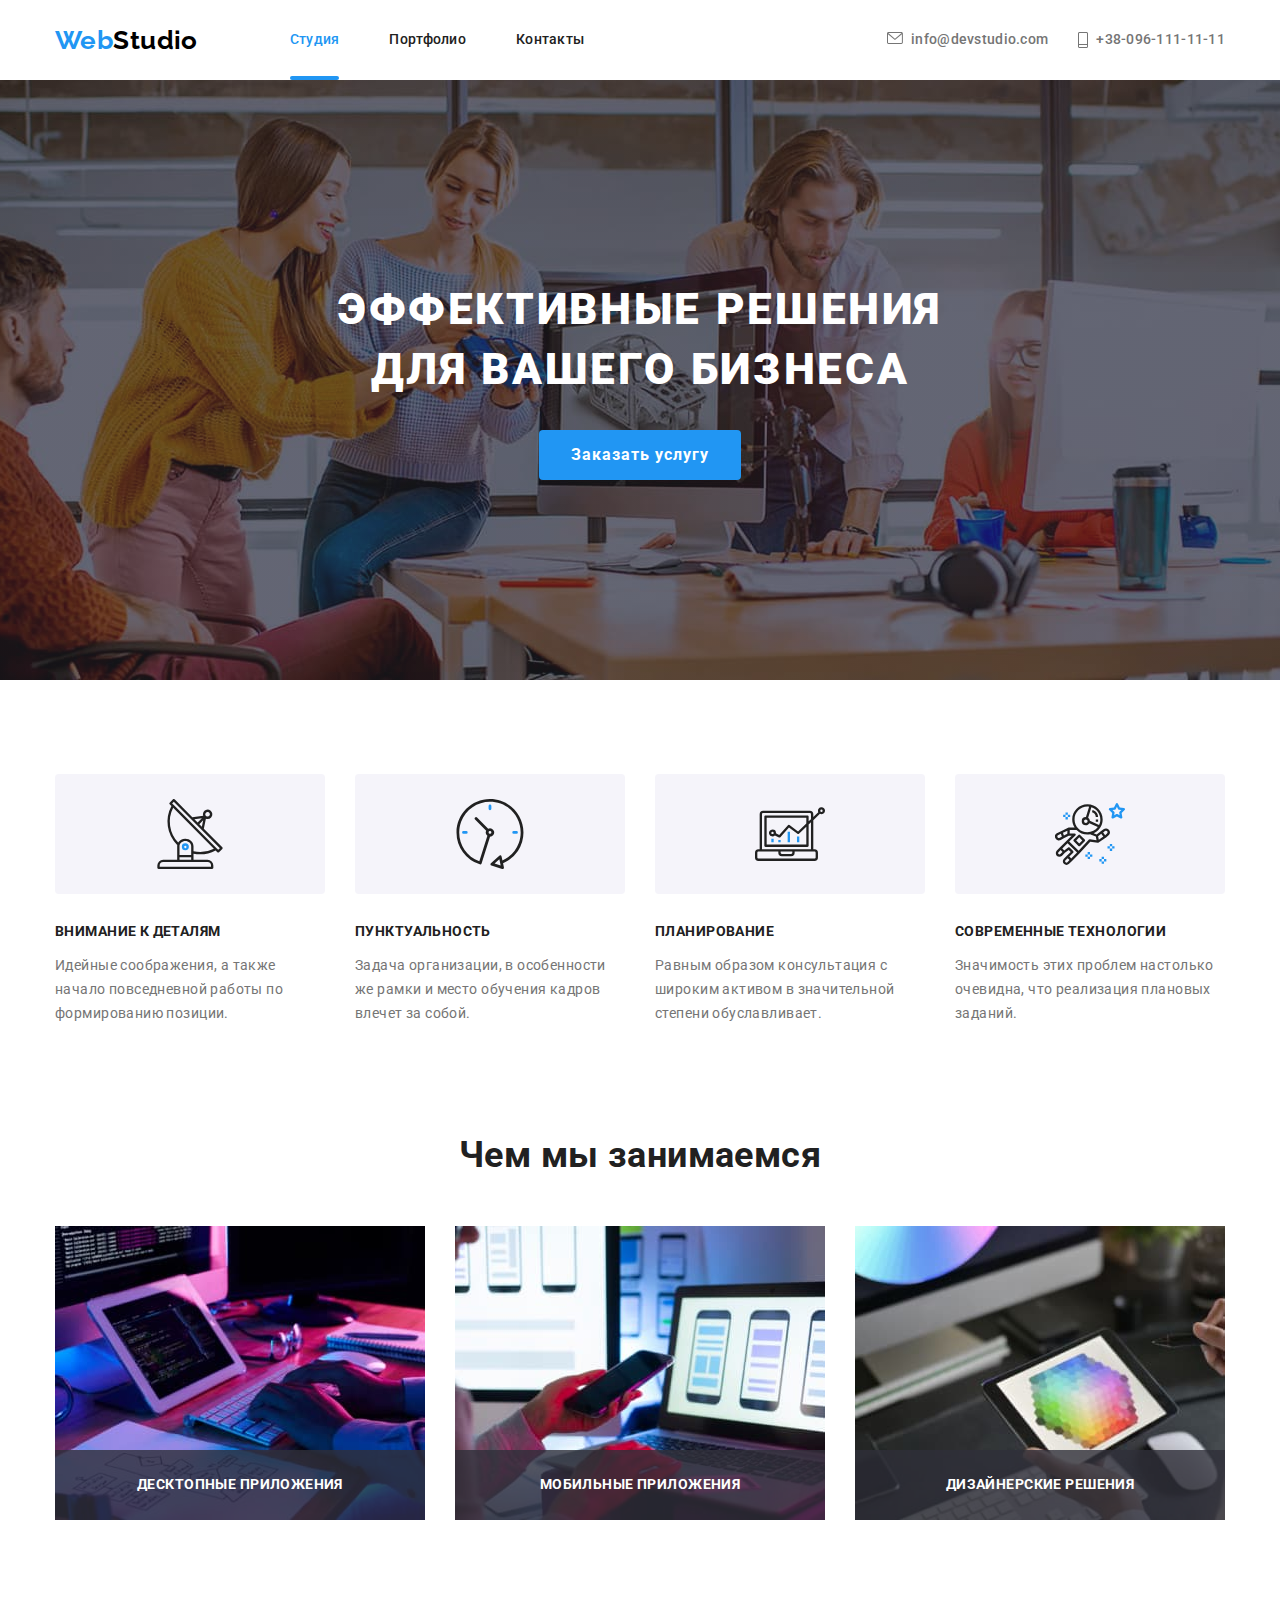
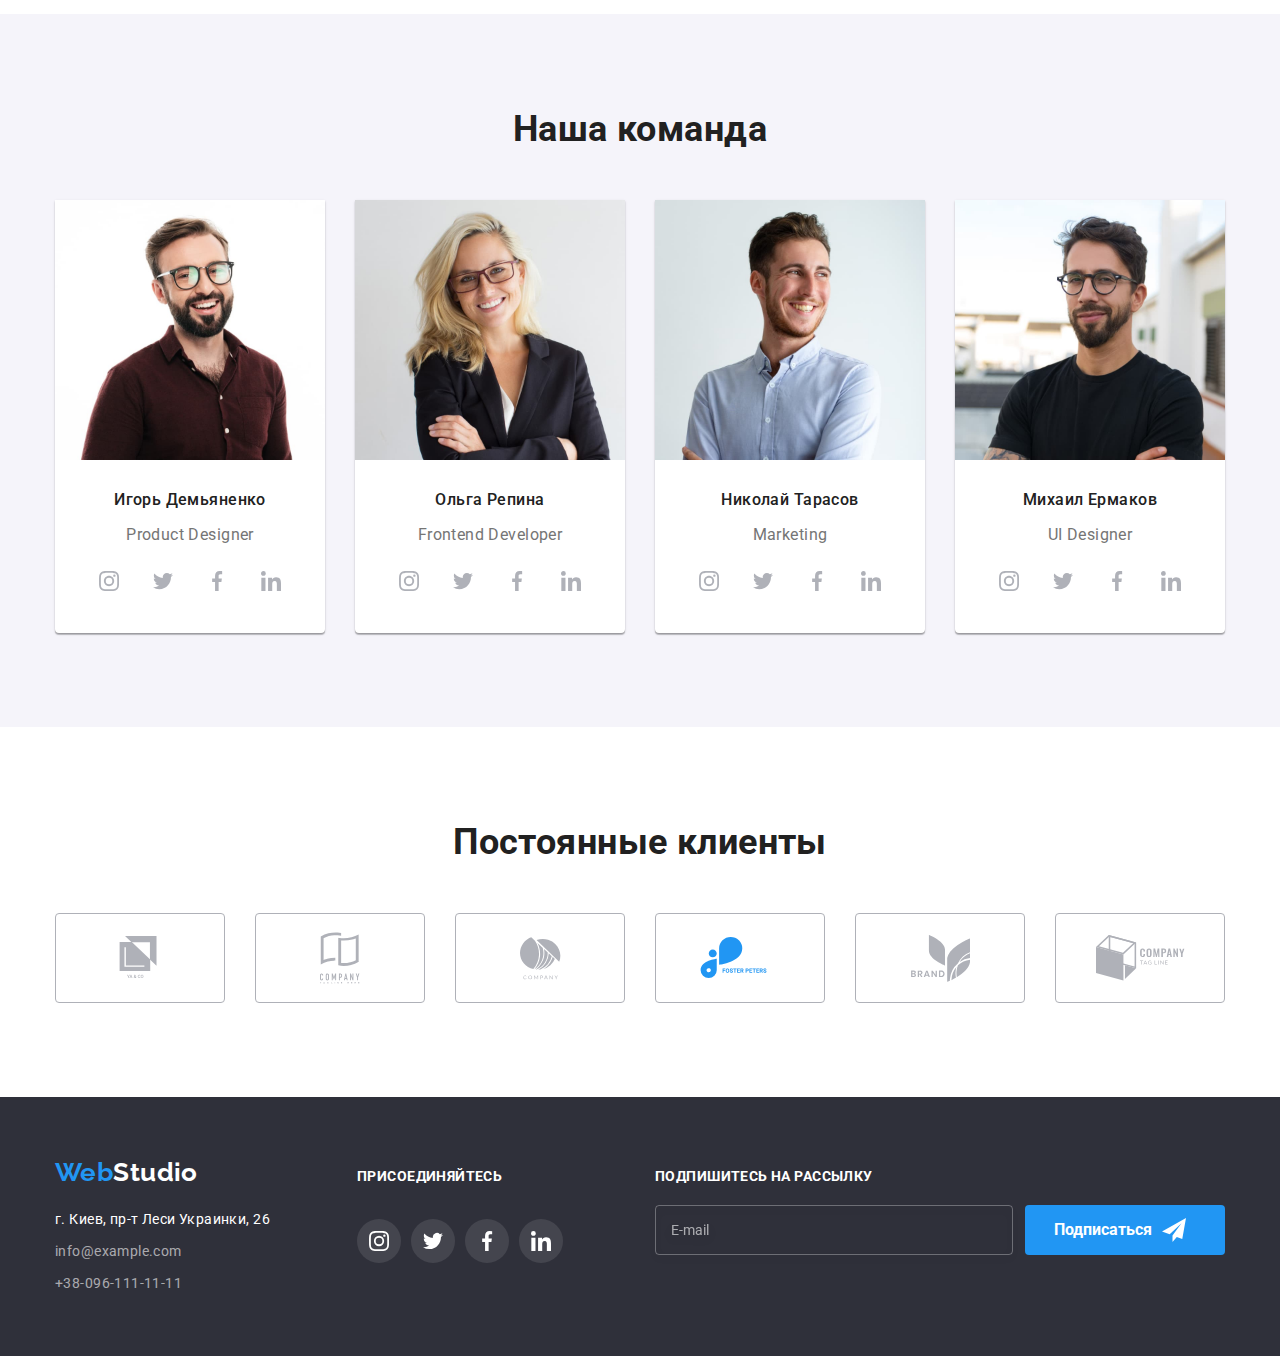
<file: index.html>
<!DOCTYPE html>
<html lang="ru">
<head>
    <meta charset="UTF-8">
    <meta name="viewport" content="width=device-width, initial-scale=1.0" /> 
    <link rel="preconnect" href="https://fonts.gstatic.com" />
    <link
      href="https://fonts.googleapis.com/css2?family=Oleo+Script&family=Raleway:wght@700&family=Roboto:wght@400;500;700;900&display=swap"
      rel="stylesheet"
    />
    <link rel="stylesheet" href="https://cdnjs.cloudflare.com/ajax/libs/modern-normalize/1.0.0/modern-normalize.min.css">

    <link rel="stylesheet" href="./css/main.min.css"/>
    <title>WebStudio</title>
</head>
<body class="page">
       
    <!--Шапка сайта-->
    <header class="header-style">
        <div class="container">
                    <!--Основная навигация сайта-->    
          <nav class="main-nav">
                <a class="header-logo logo" href="./index.html">
                    Web<span class="logo-first">Studio</span>
                </a>
                
            <button
              class="menu-button"
              type="button"
              aria-expanded="false"
              aria-controls="menu-container"
              data-menu-button
            >
            <svg
              class="menu-icon"
              width="40"
              height="40"
              aria-label="Переключатель мобильного меню"
            >
            <use
                class="button-menu"
                href="./images/Adaptive button sprite.svg#menu"
            ></use>
            <use
                class="button-close"
                href="./images/Adaptive button sprite.svg#close"
            ></use>
            </svg>
          </button>
          <div class="menu-container" id="menu-container" data-menu>
            <ul class="site-nav list">
              <li class="item"><a class="header-link current" href="./index.html">Студия</a></li>
              <li class="item"><a class="header-link" href="./portfolio.html">Портфолио</a></li>
              <li class="item"><a class="header-link" href="">Контакты</a></li>
            </ul>
            <div class="header-contacts">              
                <a class="icon-email" href="mailto:info@devstudio.com">
                    <svg class="icon" width="16" height="12">
                        <use href="./images/contacts-sprite.svg#icon-envelope"> 
                        </use>
                    </svg>
                    info@devstudio.com
                </a>               
                <a class="icon-smart" href="tel:380961111111">
                    <svg class="icon" width="10" height="16">
                        <use href="./images/contacts-sprite.svg#icon-smartphone"></use>
                    </svg>
                    +38-096-111-11-11
                </a>            
            </div>           
          </div>               
          </nav>
        </div>    
     </header>
 
 <main>
     <!--Герой-->
    <section class="hero">
      <div class="container hero-container">              
            <h1 class="hero-title">Эффективные решения <br> для вашего бизнеса</h1> 
            <button class="hero-button button" data-modal-open>Заказать услугу</button>     
      </div>
    </section>
    
    <!--Положительные качества компании-->  
    <section class="section">
      <h2 class="visually-hidden">Наши преимущества</h2>
      <div class="container">
        <!-- <h2>Положительные характеристики компании</h2>-->
        <ul class="features-list list">
            <li class="list-item icon-antenna">
                <h3 class="prima-section-title">Внимание к деталям</h3>
                <p class="prima-section-text">
                    Идейные соображения, а также начало повседневной работы по формированию позиции.
                </p>
            </li>
            <li class="list-item icon-clock">
                <h3 class="prima-section-title">Пунктуальность</h3>
                <p class="prima-section-text">
                    Задача организации, в особенности же рамки и место обучения кадров влечет за собой.
                </p>
            </li>
            <li class="list-item icon-diagram">
                <h3 class="prima-section-title">Планирование</h3>
                <p class="prima-section-text">
                    Равным образом консультация с широким активом в значительной степени обуславливает.
                </p>
            </li>
            <li class="list-item icon-astronaut">
                <h3 class="prima-section-title">Современные технологии</h3>
                <p class="prima-section-text">
                    Значимость этих проблем настолько очевидна, что реализация плановых заданий.
                </p>
            </li>
        </ul>
      </div>
    </section>
  
    <!--Визуализация функций компании-->  
    <section class="services">
      <div class="container"> 
        <h2 class="second-section-title">Чем мы занимаемся</h2>
        <ul class="company-functions list">
            <li class="item"> 
                <img src="./images/services/img1.jpg" 
                alt="Десктопные приложения"
                srcset="./images/services/img1@2x.jpg 2x"
                width="370">
                <p class="service-text">Десктопные приложения</p>
            </li>
            <li class="item"> 
                <img src="./images/services/img2.jpg" 
                alt="Мобильные приложения"
                srcset="./images/services/img2@2x.jpg 2x"                
                width="370">
                <p class="service-text">Мобильные приложения</p>
            </li>
            <li class="item"> 
                <img src="./images/services/img3.jpg" 
                alt="Дизайнерские решения" 
                srcset="./images/services/img3@2x.jpg 2x"        
                width="370">
                <p class="service-text">Дизайнерские решения</p>
            </li>
        </ul>
      </div>
    </section>  
    <!--Команда компании-->
    <section class="team section">
      <div class="container">
        <h2 class="third-section-title">Наша команда</h2>
        <ul class="company-team list">
            <li class="team-card">
                <img src="./images/team/img4.jpg" 
                alt="фото Игорь Демьяненко" 
                srcset="./images/team/img4@2x.jpg 2x"
              />
                <div class="card-bottom">
                    <h3 class="team-title">Игорь Демьяненко</h3>
                    <p class="team-position">Product Designer</p>
                    <ul class="social-network">
                        <li class="list">
                            <a class="link" href="">
                                <svg class="button-icon" width="44" height="44">
                                    <use href="./images/symbol-defs-optimize.svg#icon-instagram"></use>                   
                                </svg>
                            </a>                            
                        </li>
                        <li class="list">
                            <a class="link" href="">
                                <svg class="button-icon" width="44" height="44">
                                    <use href="./images/symbol-defs-optimize.svg#icon-twitter"></use>                   
                                </svg>
                            </a>                            
                        </li>
                        <li class="list">
                            <a class="link" href="">
                                <svg class="button-icon" width="44" height="44">
                                    <use href="./images/symbol-defs-optimize.svg#icon-facebook"></use>                   
                                </svg>
                            </a>                            
                        </li>
                        <li class="list">
                            <a class="link" href="">
                                <svg class="button-icon" width="44" height="44">
                                    <use href="./images/symbol-defs-optimize.svg#icon-linkedin"></use>                   
                                </svg>
                            </a>                            
                        </li>                       
                    </ul>
                </div>               
            </li>

            <li class="team-card">
                <img src="./images/team/img5.jpg" 
                alt="фото Ольга Репина" 
                srcset="./images/team/img5@2x.jpg 2x"
              />
                <div class="card-bottom">
                    <h3 class="team-title">Ольга Репина</h3>
                    <p class="team-position">Frontend Developer</p>
                    <ul class="social-network">
                        <li class="list">
                            <a class="link" href="">
                                <svg class="button-icon" width="44" height="44">
                                    <use href="./images/symbol-defs-optimize.svg#icon-instagram"></use>                   
                                </svg>
                            </a>                            
                        </li>
                        <li class="list">
                            <a class="link" href="">
                                <svg class="button-icon" width="44" height="44">
                                    <use href="./images/symbol-defs-optimize.svg#icon-twitter"></use>                   
                                </svg>
                            </a>                            
                        </li>
                        <li class="list">
                            <a class="link" href="">
                                <svg class="button-icon" width="44" height="44">
                                    <use href="./images/symbol-defs-optimize.svg#icon-facebook"></use>                   
                                </svg>
                            </a>                            
                        </li>
                        <li class="list">
                            <a class="link" href="">
                                <svg class="button-icon" width="44" height="44">
                                    <use href="./images/symbol-defs-optimize.svg#icon-linkedin"></use>                   
                                </svg>
                            </a>                            
                        </li>                       
                    </ul>
                </div>               
            </li>

            <li class="team-card">
                <img src="./images/team/img6.jpg" 
                alt="фото Николай Тарасов" 
                srcset="./images/team/img6@2x.jpg 2x"
              />
                <div class="card-bottom">
                    <h3 class="team-title">Николай Тарасов</h3>
                    <p class="team-position">Marketing</p>
                    <ul class="social-network">
                        <li class="list">
                            <a class="link" href="">
                                <svg class="button-icon" width="44" height="44">
                                    <use href="./images/symbol-defs-optimize.svg#icon-instagram"></use>                   
                                </svg>
                            </a>                            
                        </li>
                        <li class="list">
                            <a class="link" href="">
                                <svg class="button-icon" width="44" height="44">
                                    <use href="./images/symbol-defs-optimize.svg#icon-twitter"></use>                   
                                </svg>
                            </a>                            
                        </li>
                        <li class="list">
                            <a class="link" href="">
                                <svg class="button-icon" width="44" height="44">
                                    <use href="./images/symbol-defs-optimize.svg#icon-facebook"></use>                   
                                </svg>
                            </a>                            
                        </li>
                        <li class="list">
                            <a class="link" href="">
                                <svg class="button-icon" width="44" height="44">
                                    <use href="./images/symbol-defs-optimize.svg#icon-linkedin"></use>                   
                                </svg>
                            </a>                            
                        </li>                       
                    </ul>
                </div>               
            </li>

            <li class="team-card">
                <img src="./images/team/img7.jpg" 
                alt="фото Михаил Ермаков" 
                srcset="./images/team/img7@2x.jpg 2x"
              />
                <div class="card-bottom">
                    <h3 class="team-title">Михаил Ермаков</h3>
                    <p class="team-position">UI Designer</p>
                    <ul class="social-network">
                        <li class="list">
                            <a class="link" href="">
                                <svg class="button-icon" width="44" height="44">
                                    <use href="./images/symbol-defs-optimize.svg#icon-instagram"></use>                   
                                </svg>
                            </a>                            
                        </li>
                        <li class="list">
                            <a class="link" href="">
                                <svg class="button-icon" width="44" height="44">
                                    <use href="./images/symbol-defs-optimize.svg#icon-twitter"></use>                   
                                </svg>
                            </a>                            
                        </li>
                        <li class="list">
                            <a class="link" href="">
                                <svg class="button-icon" width="44" height="44">
                                    <use href="./images/symbol-defs-optimize.svg#icon-facebook"></use>                   
                                </svg>
                            </a>                            
                        </li>
                        <li class="list">
                            <a class="link" href="">
                                <svg class="button-icon" width="44" height="44">
                                    <use href="./images/symbol-defs-optimize.svg#icon-linkedin"></use>                   
                                </svg>
                            </a>                            
                        </li>                       
                    </ul>
                </div>               
            </li>           
        </ul>
      </div>
    </section>  
  
      <!-- Clients -->
      <section class="clients section">
        <div class="container">
          <h2 class="clients-title">Постоянные клиенты</h2>
          <ul class="clients-lists">
            <li class="list">
              <a class="link" href="">
                <svg class="icon" width="50" height="45">
                  <use href="./images/sprite.svg#icon-logo-1"></use>
                </svg>
              </a>
            </li>
            <li class="list">
              <a class="link" href="">
                <svg class="icon" width="40" height="52">
                  <use href="./images/sprite.svg#icon-logo-2"></use>
                </svg>
              </a>
            </li>
            <li class="list">
              <a class="link" href="">
                <svg class="icon" width="41" height="43">
                  <use href="./images/sprite.svg#icon-logo-3"></use>
                </svg>
              </a>
            </li>
            <li class="list">
              <a class="link" href="">
                <svg class="icon" width="80" height="42">
                  <use href="./images/sprite.svg#icon-logo-4"></use>
                </svg>
              </a>
            </li>
            <li class="list">
              <a class="link" href="">
                <svg class="icon" width="59" height="47">
                  <use href="./images/sprite.svg#icon-logo-5"></use>
                </svg>
              </a>
            </li>
            <li class="list">
              <a class="link" href="">
                <svg class="icon" width="89" height="46">
                  <use href="./images/sprite.svg#icon-logo-6"></use>
                </svg>
              </a>
            </li>
          </ul>
        </div>
      </section>    
    </main>
   <!--Футер страницы-->
   <footer class="footer">
    <div class="footer-container">

      <div class="footer-info">

        <div class="footer-contacts">
          <a class="footer-logo logo" href="./index.html">
            Web<span class="logo-second">Studio</span>
          </a> 
          <address class="address list">
            <a 
            class="address-link"
            target="_blank"
            href="https://goo.gl/maps/JPTJLpiqcLhhmCbZ7"
            >г. Киев, пр-т Леси Украинки, 26</a>  
            <a class="footer-contact" href="mailto:info@example.com">info@example.com</a>
            <a class="footer-contact telephone" href="tel:+38-096-111-11-11">+38-096-111-11-11</a>
          </address> 
        </div>

        <div class="footer-networks">
            <b class="footer-title">Присоединяйтесь</b>
            <ul class="footer-icon">
                <li class="list icon-item"><a class="link icon-instagram" href=""></a></li>
                <li class="list icon-item"><a class="link icon-twitter" href=""></a></li>
                <li class="list icon-item"><a class="link icon-facebook" href=""></a></li>
                <li class="list icon-item"><a class="link icon-linkedin" href=""></a></li>
            </ul>
        </div>

      </div>
      <div class="footer-subscribe">
            <b class="footer-title">Подпишитесь на рассылку</b>            
            <form class="footer-form" action="" method="post">
                <input class="footer-input" type="email" name="mail" id="mail" placeholder="E-mail">
                <button class="footer-button">Подписаться</button>
            </form>
      </div>
    </div>
   </footer>
   
   <!-- Modal window -->
   <div class="backdrop is-hidden" data-modal>
    <div class="modal">
      <button class="modal-close" data-modal-close>
        <svg class="icon-close" width="11" height="11">
          <use href="./images/sprite-modal.svg#close-modal"></use>
        </svg>
      </button>
      <b class="modal-title">Оставьте свои данные, мы вам перезвоним</b>
      <form class="form">
        <label class="form-label">
          <span class="form-text">Имя</span>
          <div class="input-group">
            <input class="form-input" name="user-name" type="text" />
            <svg class="form-icon" width="18" height="18">
              <use href="./images/sprite-modal.svg#person-modal"></use>
            </svg>
          </div>
        </label>
        <label class="form-label">
          <span class="form-text">Телефон</span>
          <div class="input-group">
            <input class="form-input" name="user-phone" type="tel" />
            <svg class="form-icon" width="18" height="18">
              <use href="./images/sprite-modal.svg#phone-modal"></use>
            </svg>
          </div>
        </label>
        <label class="form-label">
          <span class="form-text">Почта</span>
          <div class="input-group">
            <input class="form-input" name="user-email" type="email" />
            <svg class="form-icon" width="18" height="18">
              <use href="./images/sprite-modal.svg#email-modal"></use>
            </svg>
          </div>
        </label>
         <label class="form-label">
           <span class="form-text">Комментарий</span>
           <textarea
              class="comment"
              name="comment"
              rows="7"
              placeholder="Введите текст"
            ></textarea>
          </label>
          <label class="form-policy">
             <input class="checkbox" type="checkbox" name="policy" />
             <span class="policy-icon"></span>
             Соглашаюсь с рассылкой и принимаю
             <a class="form-link" href="">Условия договора</a>
           </label>
         <button class="btn" type="submit">Отправить</button>
      </form>
     </div>
  </div>
  <script src="./js/modal.js"></script>
  <script src="./js/menu.js"></script>
  </body>
  </html>
</file>
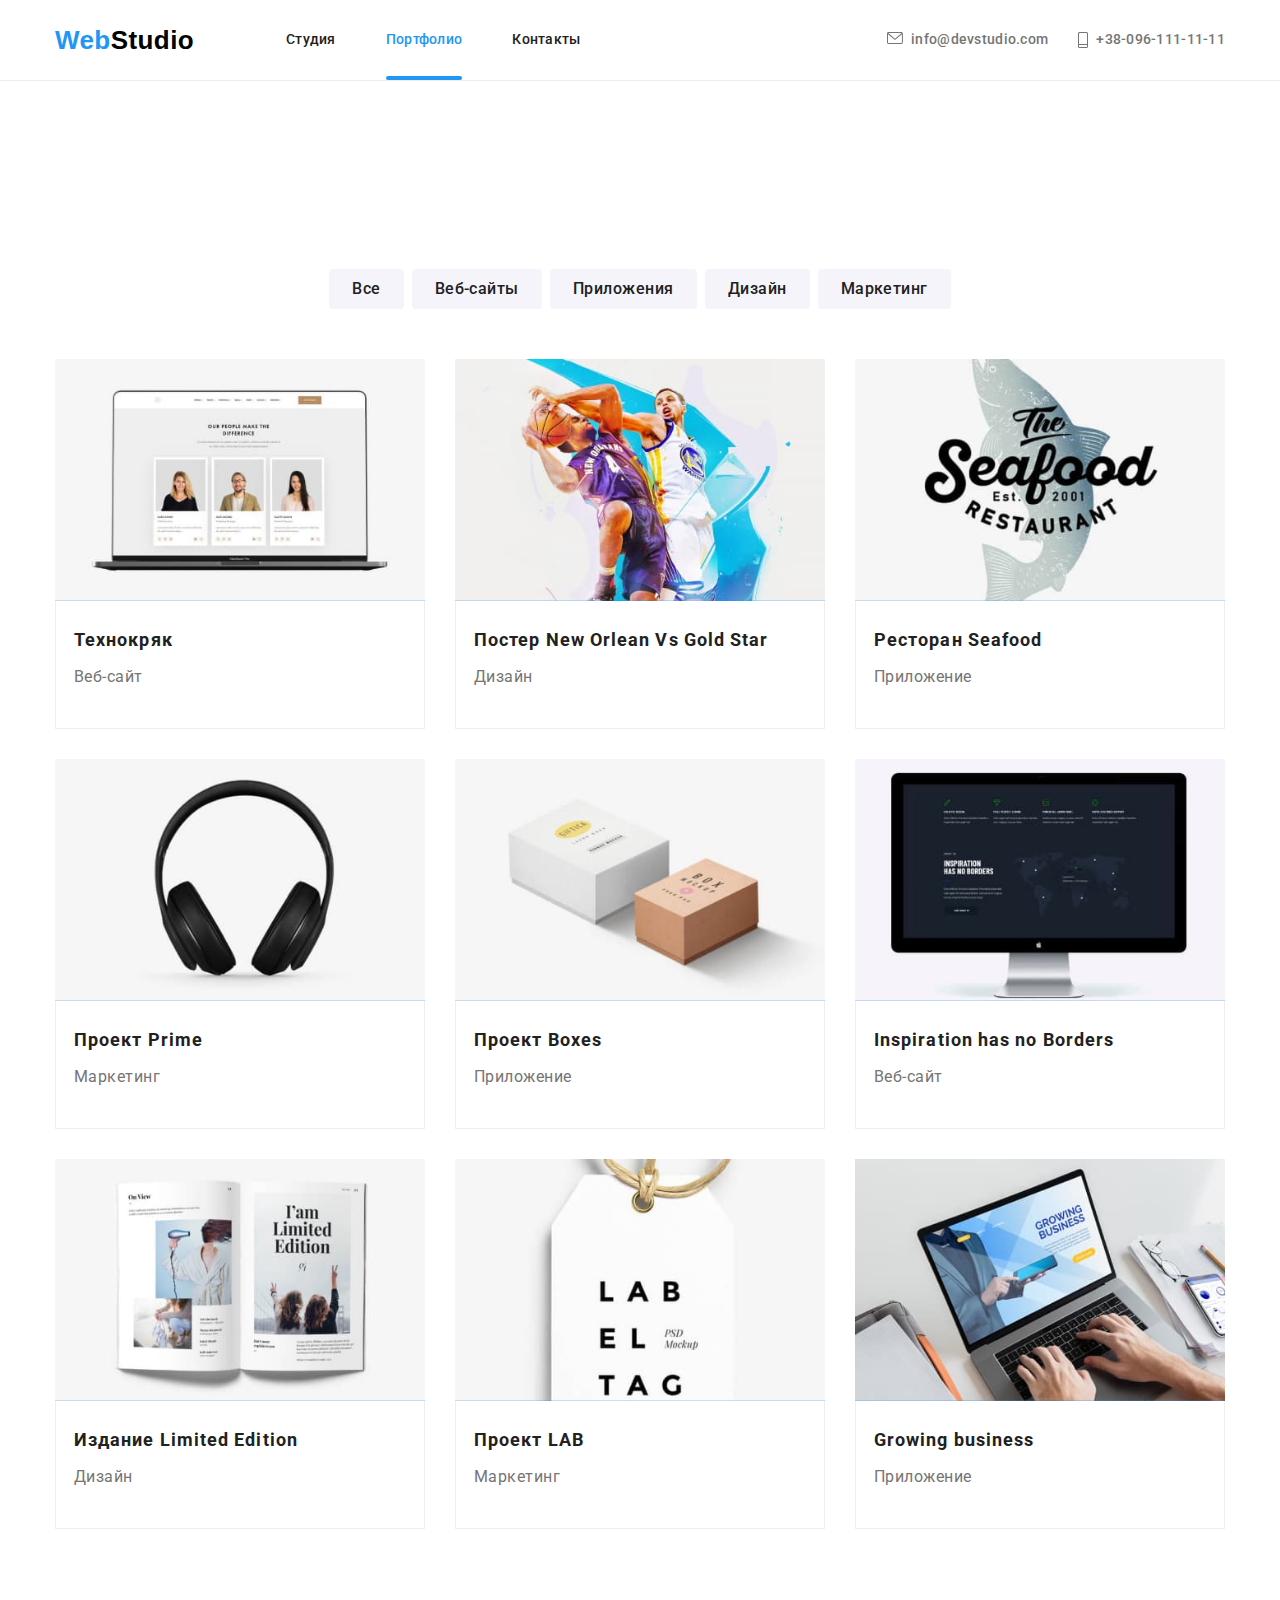
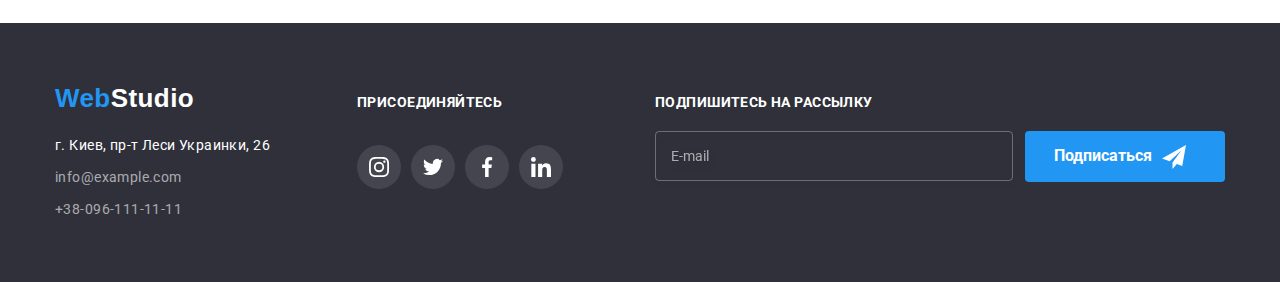
<file: portfolio.html>
<!DOCTYPE html>
<html lang="ru">
    <head>
        <meta charset="UTF-8" />
        <meta name="viewport" content="width=device-width, initial-scale=1.0" />
        <title>Portfolio</title>
        <link rel="preconnect" href="https://fonts.gstatic.com" />
        <link
          href="https://fonts.googleapis.com/css2?family=Roboto:wght@400;500;700;900&display=swap"
          rel="stylesheet"
        />
        <link
          rel="stylesheet"
          href="https://cdnjs.cloudflare.com/ajax/libs/modern-normalize/1.0.0/modern-normalize.min.css"
        />
        <link rel="stylesheet" href="./css/main.min.css" />
      </head>
<body class="page">
    <!--Шапка сайта-->
 <header class="header-style header-portfolio">
    <div class="container">
                <!--Основная навигация сайта-->    
        <nav class="main-nav">
            <a class="header-logo logo" href="./index.html">
                Web<span class="logo-first">Studio</span>
            </a>  
            <button
            class="menu-button"
            type="button"
            aria-expanded="false"
            aria-controls="menu-container"
            data-menu-button
          >
          <svg
            class="menu-icon"
            width="40"
            height="40"
            aria-label="Переключатель мобильного меню"
          >
          <use
              class="button-menu"
              href="./images/Adaptive button sprite.svg#menu"
          ></use>
          <use
              class="button-close"
              href="./images/Adaptive button sprite.svg#close"
          ></use>
          </svg>
        </button>
        <div class="menu-container" id="menu-container" data-menu>
            <ul class="site-nav list">
                <li class="item"><a class="header-link" href="./index.html">Студия</a></li>
                <li class="item"><a class="header-link current" href="./portfolio.html">Портфолио</a></li>
                <li class="item"><a class="header-link" href="">Контакты</a></li>
              </ul>
              <div class="header-contacts">              
                  <a class="icon-email" href="mailto:info@devstudio.com">
                      <svg class="icon" width="16" height="12">
                          <use href="./images/contacts-sprite.svg#icon-envelope"> 
                          </use>
                      </svg>
                      info@devstudio.com
                  </a>               
                  <a class="icon-smart" href="tel:380961111111">
                      <svg class="icon" width="10" height="16">
                          <use href="./images/contacts-sprite.svg#icon-smartphone"></use>
                      </svg>
                      +38-096-111-11-11
                  </a>            
              </div>           
            </div>               
            </nav>
          </div>    
       </header>
 
        <!--<h1>Портфолио WebStudio</h1>-->
 <main>    
            <!--Фильтр портфолио-->
    <section class="projects section">
        <div class="container">

                <ul class="portfolio-filtr list">
                    <li class="item">
                        <button type="button" class="portfolio-button">Все</button>
                    </li>
                    <li class="item">
                        <button type="button" class="portfolio-button">Веб-сайты</button>
                    </li>
                    <li class="item">
                        <button type="button" class="portfolio-button">Приложения</button>
                    </li>
                    <li class="item">
                        <button type="button" class="portfolio-button">Дизайн</button>
                    </li>
                    <li class="item">
                        <button type="button" class="portfolio-button">Маркетинг</button>
                    </li>           
                </ul>

          

            <!--<h1>Портфолио дизайнерской вебстудии Webstudio</h1>-->
          <div>
            <ul class="list webstudio-portfolio">
                <li class="portfolio-item"> 
                    <a class="portfolio-link" href="">
                        <div class="image-content">
                            <img src="./images/portfolio/img8.jpg" 
                            alt="Технокряк" 
                            srcset="./images/portfolio/img8@2x.jpg 2x"
                            />
                            <p class="overlay-text">
                                Scientia potentia est (Знание – сила)
                            </p>
                        </div>
                        <div class="text-part">
                            <h2 class="portfolio-title">Технокряк</h2>
                            <p class="portfolio-type">Веб-сайт</p>
                        </div>                                         
                    </a>               
                </li>
                <li class="portfolio-item">
                    <a class="portfolio-link" href="">
                        <div class="image-content">
                            <img src="./images/portfolio/img9.jpg" 
                            alt="Постер New Orlean Vs Gold Star" 
                            srcset="./images/portfolio/img9@2x.jpg 2x"
                            />
                            <p class="overlay-text">
                                Repetitio est mater studiorum (Повторение – мать учения)
                            </p>
                        </div>
                        <div class="text-part">
                            <h2 class="portfolio-title">Постер New Orlean Vs Gold Star</h2>
                            <p class="portfolio-type">Дизайн</p>
                        </div>                                         
                    </a>                
                </li>
                <li class="portfolio-item">
                    <a class="portfolio-link" href="">
                        <div class="image-content">
                            <img src="./images/portfolio/img10.jpg" 
                            alt="Ресторан Seafood" 
                            srcset="./images/portfolio/img10@2x.jpg 2x"
                            />
                            <p class="overlay-text">
                                Fortes fortuna juvat (Храбрым судьба помогает)                            
                            </p>
                        </div>
                        <div class="text-part">
                            <h2 class="portfolio-title">Ресторан Seafood</h2>               
                            <p class="portfolio-type">Приложение</p>
                        </div>                                         
                    </a>                
                </li>
                <li class="portfolio-item"> 
                    <a class="portfolio-link" href="">
                        <div class="image-content">
                            <img src="./images/portfolio/img11.jpg" 
                            alt="Проект Prime" 
                            srcset="./images/portfolio/img11@2x.jpg 2x"
                            />
                            <p class="overlay-text">
                                Si felix esse vis, esto (Если хочешь быть счасливым, будь!)
                            </p>
                        </div>
                        <div class="text-part">
                            <h2 class="portfolio-title">Проект Prime</h2>           
                            <p class="portfolio-type">Маркетинг</p> 
                        </div>                                         
                    </a>                
                </li>
                <li class="portfolio-item">
                    <a class="portfolio-link" href="">
                        <div class="image-content">
                            <img src="./images/portfolio/img12.jpg" 
                            alt="Проект Boxes" 
                            srcset="./images/portfolio/img12@2x.jpg 2x"
                            />
                            <p class="overlay-text">
                                Amor vincit omnia (Любовь побеждает все)
                            </p>
                        </div>
                        <div class="text-part">
                            <h2 class="portfolio-title">Проект Boxes</h2>              
                            <p class="portfolio-type">Приложение</p>
                        </div>                                           
                    </a>                
                </li>
                <li class="portfolio-item"> 
                    <a class="portfolio-link" href="">
                        <div class="image-content">
                            <img src="./images/portfolio/img13.jpg" 
                            alt="Inspiration has no Borders" 
                            srcset="./images/portfolio/img13@2x.jpg 2x"
                            />
                            <p class="overlay-text">
                                Nosce te ipsum (Познай самого себя)
                            </p>
                        </div>
                        <div class="text-part">
                            <h2 class="portfolio-title">Inspiration has no Borders</h2>
                            <p class="portfolio-type">Веб-сайт</p>                         
                        </div>                   
                    </a>                
                </li>
                <li class="portfolio-item"> 
                    <a class="portfolio-link" href="">
                        <div class="image-content">
                            <img src="./images/portfolio/img14.jpg" 
                            alt="Издание Limited Edition" 
                            srcset="./images/portfolio/img14@2x.jpg 2x"
                            />
                            <p class="overlay-text">
                                Tempora mutantur et nos mutamur in illis (Времена меняются, и мы меняемся вместе с ними)
                            </p>
                        </div>
                        <div class="text-part">
                            <h2 class="portfolio-title">Издание Limited Edition</h2>
                            <p class="portfolio-type">Дизайн</p> 
                        </div>                                          
                    </a>
                </li>
                <li class="portfolio-item"> 
                    <a class="portfolio-link" href="">
                        <div class="image-content">
                            <img src="./images/portfolio/img15.jpg" 
                            alt="Проект LAB" 
                            srcset="./images/portfolio/img15@2x.jpg 2x"
                            />
                            <p class="overlay-text">
                                Homo locum ornat, non locus hominem (Человек украшает место, а не место человека)
                            </p>
                        </div>
                        <div class="text-part">
                            <h2 class="portfolio-title">Проект LAB</h2>
                            <p class="portfolio-type">Маркетинг</p>
                        </div>                                           
                    </a>
                </li>
                <li class="portfolio-item">
                    <a class="portfolio-link" href="">
                        <div class="image-content">
                            <img src="./images/portfolio/img16.jpg" 
                            alt="Growing business" 
                            srcset="./images/portfolio/img16@2x.jpg 2x"
                            />
                            <p class="overlay-text">
                                Dum spiro, spero (Пока дышу, надеюсь)
                            </p>
                        </div>
                        <div class="text-part">
                            <h2 class="portfolio-title">Growing business</h2>
                            <p class="portfolio-type">Приложение</p> 
                        </div>                                          
                    </a>                    
                </li>          
            </ul>
          </div>       
        </div>
    </section>
 </main>  
   <!--Футер страницы-->
   <footer class="footer">
    <div class="footer-container">

      <div class="footer-info">

        <div class="footer-contacts">
          <a class="footer-logo logo" href="./index.html">
            Web<span class="logo-second">Studio</span>
          </a>
          <address class="address list">
            <a 
            class="address-link"
            target="_blank"
            href="https://goo.gl/maps/JPTJLpiqcLhhmCbZ7"
            >г. Киев, пр-т Леси Украинки, 26</a>  
            <a class="footer-contact" href="mailto:info@example.com">info@example.com</a>
            <a class="footer-contact telephone" href="tel:+38-096-111-11-11">+38-096-111-11-11</a>
          </address>   
        </div>

        <div class="footer-networks">
            <b class="footer-title">Присоединяйтесь</b>
            <ul class="footer-icon">
                <li class="list icon-item"><a class="link icon-instagram" href=""></a></li>
                <li class="list icon-item"><a class="link icon-twitter" href=""></a></li>
                <li class="list icon-item"><a class="link icon-facebook" href=""></a></li>
                <li class="list icon-item"><a class="link icon-linkedin" href=""></a></li>
            </ul>
        </div>

      </div>
      <div class="footer-subscribe">
            <b class="footer-title">Подпишитесь на рассылку</b>            
            <form class="footer-form" action="" method="post">
                <input class="footer-input" type="email" name="mail" id="mail" placeholder="E-mail">
                <button class="footer-button">Подписаться</button>
            </form>
      </div>
    </div>
   </footer>
   <script src="./js/menu.js"></script>
</body>
</html>
</file>
<file: css/main.min.css>
.second-section-title,.third-section-title,.clients-title{font-size:28px;font-weight:700;line-height:1.17;text-align:center;margin-bottom:30px;color:#212121}.prima-section-title,.footer-title{font-size:14px;font-weight:700;line-height:1.14;text-transform:uppercase}h1,h2,h3,h4,h5,h6{margin-top:0;margin-bottom:0}html{-webkit-box-sizing:border-box;box-sizing:border-box}*,*::before,*::after{-webkit-box-sizing:inherit;box-sizing:inherit}.page{color:#757575;background-color:#fff;font-family:roboto, sans-serif;font-size:14px;letter-spacing:0.03em}textarea{resize:none}.modal-open{overflow:hidden}img{display:block;max-width:100%;height:auto}.list{list-style:none;margin:0px;padding:0px}a{text-decoration:none}.header-portfolio{margin-bottom:94px}.visually-hidden{position:absolute;width:1px;height:1px;margin:-1px;border:0;padding:0;white-space:nowrap;-webkit-clip-path:inset(100%);clip-path:inset(100%);clip:rect(0 0 0 0);overflow:hidden}.container{margin-left:auto;margin-right:auto;padding-left:15px;padding-right:15px}@media screen and (min-width: 480px){.container{width:480px}}@media screen and (min-width: 768px){.container{width:768px}}@media screen and (min-width: 1200px){.container{width:1200px}}button{font-family:inherit}.button{padding:10px 32px;-webkit-box-align:center;-ms-flex-align:center;align-items:center;text-align:center;letter-spacing:0.06em;font-weight:700;font-size:16px;line-height:1.87;color:#fff;background-color:#2196F3;border:none;border-radius:4px;cursor:pointer}.hero-button{min-width:200px}.hero-button:hover,.hero-button:focus{background-color:#188ce8}.form .btn{display:inline-block;width:200px;margin-left:auto;margin-right:auto;-webkit-box-shadow:0px 4px 4px rgba(0,0,0,0.15);box-shadow:0px 4px 4px rgba(0,0,0,0.15)}.portfolio-button{color:#212121;background-color:#F5F4FA;display:inline-block;font-weight:500;font-size:16px;line-height:1.63;letter-spacing:0.03em;border-radius:4px;padding:6px 22px;border:1px solid transparent}.portfolio-button:hover,.portfolio-button:focus{background-color:#2196F3;color:#fff;-webkit-transition:250ms cubic-bezier(0.4, 0, 0.2, 1);transition:250ms cubic-bezier(0.4, 0, 0.2, 1)}.logo{display:inline-block;padding:0;margin:0;text-decoration:none;font-family:'Raleway', sans-serif;font-weight:700;font-size:24px;line-height:1.17;color:#2196F3}@media screen and (min-width: 1200px){.logo{font-size:26px;line-height:1.19}}.header-logo{padding-top:16px;padding-bottom:16px}@media screen and (min-width: 768px){.header-logo{margin-right:92px}}.logo-first{color:#000000}.logo-second{color:#fff}.footer-logo{display:inline-block;margin-bottom:20px}.section{padding-top:60px;padding-bottom:60px}@media screen and (min-width: 1200px){.section{padding-top:94px;padding-bottom:94px}}.header-style{position:relative;z-index:1}.main-nav{display:-webkit-box;display:-ms-flexbox;display:flex;-webkit-box-align:center;-ms-flex-align:center;align-items:center;-webkit-box-pack:justify;-ms-flex-pack:justify;justify-content:space-between}@media screen and (min-width: 768px){.main-nav{-webkit-box-pack:start;-ms-flex-pack:start;justify-content:start}}.menu-container{text-align:center;width:100%}@media screen and (max-width: 767px){.menu-container{display:none;padding:60px 20px;position:absolute;top:100%;left:0;border-top:1px solid #ececec}.menu-container.is-open{display:block;background-color:#fff}}@media screen and (min-width: 768px){.menu-container{display:-webkit-box;display:-ms-flexbox;display:flex;-webkit-box-pack:justify;-ms-flex-pack:justify;justify-content:space-between;text-align:left}}@media screen and (min-width: 768px){.site-nav{display:-webkit-box;display:-ms-flexbox;display:flex}}@media screen and (max-width: 767px){.site-nav .item:not(:last-child){margin-bottom:40px}.site-nav .item:last-child{margin-bottom:60px}}@media screen and (min-width: 768px){.site-nav .item:not(:last-child){margin-right:50px}}.header-link{padding:0;margin:0;text-decoration:none;font-weight:500;font-size:18px;line-height:1.17;text-align:center;letter-spacing:0.02em;color:#212121;-webkit-transition:250ms cubic-bezier(0.4, 0, 0.2, 1);transition:250ms cubic-bezier(0.4, 0, 0.2, 1)}.header-link:hover,.header-link:focus{color:#2196F3}@media screen and (max-width: 767px){.header-link{margin-bottom:40px}}@media screen and (min-width: 768px){.header-link{font-size:14px;line-height:1.14;display:inline-block;padding-top:32px;padding-bottom:32px}}@media screen and (min-width: 1200px){.header-link{font-size:14px;line-height:1.14}}.site-nav .current{position:relative;color:#2196F3}@media screen and (max-width: 767px){.site-nav .current{padding-bottom:8px}}.site-nav .current::after{content:'';position:absolute;bottom:0;left:0;width:100%;height:4px;background-color:#2196F3;border-radius:2px}.menu-button{display:-webkit-inline-box;display:-ms-inline-flexbox;display:inline-flex;margin:0;padding:0;border:0;background-color:transparent;color:#212121}.menu-button:hover{color:#2196F3}@media screen and (min-width: 768px){.menu-button{display:none}}.menu-icon{fill:currentColor}.menu-button.is-open .button-menu{display:none}.button-close{display:none}.menu-button.is-open .button-close{display:block}.header-contacts{margin-left:auto}@media screen and (min-width: 768px) and (max-width: 1199px){.header-contacts{margin-top:19px;margin-bottom:19px}}@media screen and (min-width: 1200px){.header-contacts{display:-webkit-box;display:-ms-flexbox;display:flex;-webkit-box-align:center;-ms-flex-align:center;align-items:center}}.header-contacts .icon-email,.header-contacts .icon-smart{display:block;padding:0;margin:0;text-decoration:none;font-weight:500;font-size:18px;line-height:1.17;letter-spacing:0.02em;color:#757575;-webkit-transition:250ms cubic-bezier(0.4, 0, 0.2, 1);transition:250ms cubic-bezier(0.4, 0, 0.2, 1)}.header-contacts .icon-email:hover,.header-contacts .icon-email:focus,.header-contacts .icon-smart:hover,.header-contacts .icon-smart:focus{color:#2196F3;--color2: currentColor;--color5: currentColor}@media screen and (max-width: 767px){.header-contacts .icon-email:first-child,.header-contacts .icon-smart:first-child{margin-bottom:16px}}@media screen and (min-width: 768px) and (max-width: 1199px){.header-contacts .icon-email,.header-contacts .icon-smart{font-size:12px;line-height:1.17}.header-contacts .icon-email:first-child,.header-contacts .icon-smart:first-child{margin-bottom:10px}}@media screen and (min-width: 1200px){.header-contacts .icon-email,.header-contacts .icon-smart{display:-webkit-box;display:-ms-flexbox;display:flex;font-size:14px;line-height:1.14}.header-contacts .icon-email:first-child,.header-contacts .icon-smart:first-child{margin-right:30px}}.header-contacts .icon{margin-right:10px}@media screen and (min-width: 768px){.header-contacts .icon{margin-right:8px}}@media screen and (min-width: 768px) and (max-width: 1199px){.icon-smart{display:-webkit-box;display:-ms-flexbox;display:flex}}.header-portfolio{border-bottom:1px solid #ececec}.hero{position:relative;display:-webkit-box;display:-ms-flexbox;display:flex;padding-top:118px;padding-bottom:118px;max-width:1600px;height:400px;margin-left:auto;margin-right:auto;-webkit-box-align:center;-ms-flex-align:center;align-items:center;-webkit-box-pack:center;-ms-flex-pack:center;justify-content:center;text-align:center;background-color:#2F303A;background-image:-webkit-gradient(linear, left top, right top, from(rgba(47,48,58,0.4)), to(rgba(47,48,58,0.4))),url("../images/bg-mobile-576.jpg");background-image:linear-gradient(to right, rgba(47,48,58,0.4), rgba(47,48,58,0.4)),url("../images/bg-mobile-576.jpg");background-size:cover;background-position:center}@media screen and (min-width: 1200px){.hero{padding:0;height:600px}}@media screen and (min-device-pixel-ratio: 2), screen and (-webkit-min-device-pixel-ratio: 2), screen and (min-resolution: 192dpi), screen and (min-resolution: 2dppx){.hero{background-image:-webkit-gradient(linear, left top, right top, from(rgba(47,48,58,0.4)), to(rgba(47,48,58,0.4))),url("../images/bg-mobile@2x.jpg");background-image:linear-gradient(to right, rgba(47,48,58,0.4), rgba(47,48,58,0.4)),url("../images/bg-mobile@2x.jpg")}}@media screen and (min-width: 960px){.hero{background-image:-webkit-gradient(linear, left top, right top, from(rgba(47,48,58,0.4)), to(rgba(47,48,58,0.4))),url("../images/bg-tablet-960.jpg");background-image:linear-gradient(to right, rgba(47,48,58,0.4), rgba(47,48,58,0.4)),url("../images/bg-tablet-960.jpg")}}@media screen and (min-width: 960px) and (min-device-pixel-ratio: 2), screen and (min-width: 960px) and (-webkit-min-device-pixel-ratio: 2), screen and (min-width: 960px) and (min-resolution: 192dpi), screen and (min-width: 960px) and (min-resolution: 2dppx){.hero{background-image:-webkit-gradient(linear, left top, right top, from(rgba(47,48,58,0.4)), to(rgba(47,48,58,0.4))),url("../images/bg-tablet@2x.jpg");background-image:linear-gradient(to right, rgba(47,48,58,0.4), rgba(47,48,58,0.4)),url("../images/bg-tablet@2x.jpg")}}@media screen and (min-width: 1200px){.hero{background-image:-webkit-gradient(linear, left top, right top, from(rgba(47,48,58,0.4)), to(rgba(47,48,58,0.4))),url("../images/header-img.jpg");background-image:linear-gradient(to right, rgba(47,48,58,0.4), rgba(47,48,58,0.4)),url("../images/header-img.jpg")}}@media screen and (min-width: 1200px) and (min-device-pixel-ratio: 2), screen and (min-width: 1200px) and (-webkit-min-device-pixel-ratio: 2), screen and (min-width: 1200px) and (min-resolution: 192dpi), screen and (min-width: 1200px) and (min-resolution: 2dppx){.hero{background-image:-webkit-gradient(linear, left top, right top, from(rgba(47,48,58,0.4)), to(rgba(47,48,58,0.4))),url("../images/header-img@2x.jpg");background-image:linear-gradient(to right, rgba(47,48,58,0.4), rgba(47,48,58,0.4)),url("../images/header-img@2x.jpg")}}.hero-container{width:390px}@media screen and (min-width: 1200px){.hero-container{width:696px}}.hero-title{margin-bottom:30px;font-weight:900;font-size:26px;line-height:1.62;letter-spacing:0.06em;text-transform:uppercase;color:#fff}@media screen and (min-width: 1200px){.hero-title{font-size:44px;line-height:1.36}}.features-list{display:-webkit-box;display:-ms-flexbox;display:flex;-ms-flex-wrap:wrap;flex-wrap:wrap;margin:-15px}.list-item{margin:15px}.list-item::before{display:block;content:'';height:120px;margin-bottom:30px;background:#F5F4FA;background-repeat:no-repeat;background-position:center;border-radius:4px}@media screen and (min-width: 768px){.list-item{width:354px}}@media screen and (min-width: 1200px){.list-item{width:270px}}.icon-antenna::before{background-image:url("../images/icon/features/antenna 1.svg")}.icon-clock::before{background-image:url("../images/icon/features/clock 1.svg")}.icon-diagram::before{background-image:url("../images/icon/features/diagram 1.svg")}.icon-astronaut::before{background-image:url("../images/icon/features/astronaut 1.svg")}.prima-section-title{margin-bottom:10px}@media screen and (max-width: 767px){.prima-section-title{text-align:center}}.prima-section-title,.second-section-title{color:#212121}.prima-section-text{font-weight:400;font-size:14px;line-height:1.71}.services{display:none;padding-bottom:94px}@media screen and (min-width: 1200px){.services{display:block}}@media screen and (min-width: 1200px){.second-section-title{font-size:36px;margin-bottom:50px}}.company-functions{display:-webkit-box;display:-ms-flexbox;display:flex;margin-left:-15px;margin-right:-15px}.company-functions .item{position:relative;margin-left:15px;margin-right:15px}.service-text{display:inline-block;position:absolute;bottom:0;left:0;width:100%;padding:27px 15px;margin:0;font-size:14px;font-weight:700;line-height:1.14;letter-spacing:0.03em;text-align:center;text-transform:uppercase;font-style:normal;color:#fff;background-color:rgba(47,48,58,0.8)}.team{background-color:#F5F4FA}@media screen and (min-width: 1200px){.third-section-title{font-size:36px;margin-bottom:50px}}.company-team{margin-left:-15px;margin-right:-15px}@media screen and (min-width: 768px){.company-team{display:-webkit-inline-box;display:-ms-inline-flexbox;display:inline-flex;-ms-flex-wrap:wrap;flex-wrap:wrap;margin:-15px}}.team-card{max-width:450px;margin-left:15px;margin-right:15px;-webkit-box-shadow:0px 1px 3px rgba(0,0,0,0.12),0px 1px 1px rgba(0,0,0,0.14),0px 2px 1px rgba(0,0,0,0.2);box-shadow:0px 1px 3px rgba(0,0,0,0.12),0px 1px 1px rgba(0,0,0,0.14),0px 2px 1px rgba(0,0,0,0.2);border-radius:0px 0px 4px 4px;background-color:#fff}@media screen and (max-width: 767px){.team-card:not(:last-child){margin-bottom:30px}}@media screen and (min-width: 768px){.team-card{width:354px;margin:15px}}@media screen and (min-width: 1200px){.team-card{width:270px}}.card-bottom{padding-top:30px;padding-bottom:24px;text-align:center}@media screen and (min-width: 1200px){.card-bottom{padding:30px 32px}}.team-title{margin-bottom:10px;font-weight:500;font-size:16px;line-height:1.19;color:#212121}.team-position{margin-bottom:15px;font-weight:400;font-size:16px;line-height:1.19}.social-network{padding:0;margin:0;list-style:none;display:-webkit-inline-box;display:-ms-inline-flexbox;display:inline-flex;margin-left:-5px;margin-right:-5px}.social-network .list{margin-left:5px;margin-right:5px}.social-network .link{padding:0;margin:0;text-decoration:none;display:-webkit-inline-box;display:-ms-inline-flexbox;display:inline-flex;-webkit-box-align:center;-ms-flex-align:center;align-items:center;-webkit-box-pack:center;-ms-flex-pack:center;justify-content:center;width:44px;height:44px;border-radius:50%;color:#afb1b8;-webkit-transition:250ms cubic-bezier(0.4, 0, 0.2, 1);transition:250ms cubic-bezier(0.4, 0, 0.2, 1)}.social-network .link:hover,.social-network .link:focus{background-color:#2196F3;color:#fff}.social-network .button-icon{height:20px;width:20px;fill:currentColor}.clients-title{color:#212121}@media screen and (min-width: 1200px){.clients-title{font-size:36px;margin-bottom:50px}}.clients-lists{list-style:none;margin:0px;padding:0px;display:-webkit-box;display:-ms-flexbox;display:flex;-ms-flex-wrap:wrap;flex-wrap:wrap;-webkit-box-pack:center;-ms-flex-pack:center;justify-content:center;margin:-15px}.clients .list{margin:15px}.clients .link{display:-webkit-box;display:-ms-flexbox;display:flex;width:210px;height:90px;-webkit-box-align:center;-ms-flex-align:center;align-items:center;-webkit-box-pack:center;-ms-flex-pack:center;justify-content:center;border:1px solid #afb1b8;border-radius:4px;color:#afb1b8;-webkit-transition:250ms cubic-bezier(0.4, 0, 0.2, 1);transition:250ms cubic-bezier(0.4, 0, 0.2, 1)}.clients .link:hover,.clients .link:focus{color:#2196F3;border-color:#2196F3;-webkit-transition:250ms cubic-bezier(0.4, 0, 0.2, 1);transition:250ms cubic-bezier(0.4, 0, 0.2, 1)}@media screen and (min-width: 768px){.clients .link{width:226px}}@media screen and (min-width: 1200px){.clients .link{width:170px}}.clients .icon{fill:currentColor}footer{background-color:#2F303A;padding-top:60px;padding-bottom:60px}@media screen and (max-width: 1199px){footer{text-align:center}}@media screen and (min-width: 1200px){.footer-container{display:-webkit-box;display:-ms-flexbox;display:flex;-webkit-box-pack:justify;-ms-flex-pack:justify;justify-content:space-between;-webkit-box-align:baseline;-ms-flex-align:baseline;align-items:baseline;padding-left:15px;padding-right:15px;margin-left:auto;margin-right:auto;width:1200px}}@media screen and (min-width: 768px){.footer-info{display:-webkit-box;display:-ms-flexbox;display:flex;-ms-flex-pack:distribute;justify-content:space-around;-webkit-box-align:baseline;-ms-flex-align:baseline;align-items:baseline}}@media screen and (max-width: 1199px){.footer-info{margin-bottom:60px}}@media screen and (max-width: 767px){.footer-contacts{margin-bottom:60px}}@media screen and (min-width: 1200px){.footer-contacts{margin-right:70px}}.address{font-style:normal;width:232px;margin:auto}.address-link{padding:0;margin:0;text-decoration:none;display:block;margin-bottom:8px;line-height:1.71;color:#fff}.footer-contact{padding:0;margin:0;text-decoration:none;display:block;line-height:1.71;color:rgba(255,255,255,0.6)}.footer-contact:nth-child(2){margin-bottom:8px}.footer-title{letter-spacing:0.03em;display:block;margin-bottom:20px;color:#fff}.footer-icon{display:-webkit-inline-box;display:-ms-inline-flexbox;display:inline-flex;margin-left:-5px;margin-right:-5px;padding:0}.footer-icon .list{margin-left:5px;margin-right:5px}.footer-networks .link{display:-webkit-inline-box;display:-ms-inline-flexbox;display:inline-flex;width:44px;height:44px;border-radius:50%;background-color:rgba(255,255,255,0.1);background-size:20px;background-repeat:no-repeat;background-position:center;-webkit-transition:250ms cubic-bezier(0.4, 0, 0.2, 1);transition:250ms cubic-bezier(0.4, 0, 0.2, 1)}.footer-networks .link:hover,.footer-networks .link:focus{-webkit-transform:scale(1.15);transform:scale(1.15);background-color:#2196F3}.footer-networks .icon-instagram{background-image:url("../images/icon/social/instagram 2 f.svg")}.footer-networks .icon-twitter{background-image:url("../images/icon/social/twitter 1 f.svg")}.footer-networks .icon-facebook{background-image:url("../images/icon/social/facebook 1 f.svg")}.footer-networks .icon-linkedin{background-image:url("../images/icon/social/linkedin 1 f.svg")}@media screen and (min-width: 1200px){.footer-form{display:-webkit-box;display:-ms-flexbox;display:flex}}.footer-input{display:block;width:100%;max-width:450px;height:50px;padding:15px;border:1px solid rgba(255,255,255,0.3);-webkit-filter:drop-shadow(0px 4px 4px rgba(0,0,0,0.15));filter:drop-shadow(0px 4px 4px rgba(0,0,0,0.15));border-radius:4px;background-color:transparent;color:rgba(255,255,255,0.6)}.footer-input::-webkit-input-placeholder{color:rgba(255,255,255,0.6)}.footer-input:-ms-input-placeholder{color:rgba(255,255,255,0.6)}.footer-input::-ms-input-placeholder{color:rgba(255,255,255,0.6)}.footer-input::placeholder{color:rgba(255,255,255,0.6)}@media screen and (max-width: 1199px){.footer-input{margin-bottom:20px}}@media screen and (min-width: 480px) and (max-width: 1199px){.footer-input{margin-left:auto;margin-right:auto}}@media screen and (min-width: 1200px){.footer-input{width:358px;margin-right:12px}}.footer-button{display:-webkit-inline-box;display:-ms-inline-flexbox;display:inline-flex;padding:10px 29px;margin:0;min-width:200px;font-weight:700;font-size:16px;line-height:1.9;-webkit-box-align:center;-ms-flex-align:center;align-items:center;border-radius:4px;border:none;color:#fff;background-color:#2196F3;cursor:pointer}.footer-button::after{display:inline-block;content:'';width:24px;height:24px;margin-left:10px;background-image:url("../images/icon send.svg")}.backdrop{position:fixed;top:0;left:0;width:100%;height:100%;background:rgba(0,0,0,0.2);overflow-y:scroll;z-index:999}@media screen and (max-width: 479px){.backdrop{padding:50px 15px}}.is-hidden{opacity:0;pointer-events:none}.modal{position:relative;width:100%;padding:20px;background-color:#fff;-webkit-box-shadow:0px 1px 3px rgba(0,0,0,0.12),0px 1px 1px rgba(0,0,0,0.14),0px 2px 1px rgba(0,0,0,0.2);box-shadow:0px 1px 3px rgba(0,0,0,0.12),0px 1px 1px rgba(0,0,0,0.14),0px 2px 1px rgba(0,0,0,0.2);border-radius:4px}@media screen and (min-width: 480px){.modal{position:absolute;top:50%;left:50%;padding:40px;max-width:450px;height:610px;-webkit-transform:translate(-50%, -50%);transform:translate(-50%, -50%)}}@media screen and (min-width: 1200px){.modal{max-width:528px;height:581px}}@media screen and (max-width: 479px){.modal{padding-top:40px}}.modal-close{position:absolute;top:8px;right:8px;display:-webkit-box;display:-ms-flexbox;display:flex;width:30px;height:30px;-webkit-box-align:center;-ms-flex-align:center;align-items:center;-webkit-box-pack:center;-ms-flex-pack:center;justify-content:center;background-color:#fff;border-radius:50%;border:1px solid rgba(0,0,0,0.1);-webkit-transition:250ms cubic-bezier(0.4, 0, 0.2, 1);transition:250ms cubic-bezier(0.4, 0, 0.2, 1);cursor:pointer}.modal-close:hover,.modal-close:focus{color:#2196F3}.icon-close{fill:currentColor}.modal-title{display:block;margin-bottom:12px;font-weight:700;font-size:20px;line-height:1.5;text-align:center;color:#212121}@media screen and (min-width: 1200px){.modal-title{line-height:1.17}}.form{display:-webkit-box;display:-ms-flexbox;display:flex;-webkit-box-orient:vertical;-webkit-box-direction:normal;-ms-flex-direction:column;flex-direction:column;font-size:12px;line-height:1.17;letter-spacing:0.01em;color:#757575}.form-text{display:block;margin-bottom:4px}.input-group{position:relative;margin-bottom:10px;color:#212121}.form-input{width:100%;height:40px;padding:11px 11px 11px 42px;border:1px solid rgba(33,33,33,0.2);border-radius:4px;-webkit-transition:250ms cubic-bezier(0.4, 0, 0.2, 1);transition:250ms cubic-bezier(0.4, 0, 0.2, 1)}.form-input:focus{outline-color:#2196F3}.form-icon{position:absolute;display:inline-block;top:50%;left:12px;-webkit-transform:translateY(-50%);transform:translateY(-50%);fill:#212121;position:absolute;top:50%;left:12px;-webkit-transition:250ms cubic-bezier(0.4, 0, 0.2, 1);transition:250ms cubic-bezier(0.4, 0, 0.2, 1);transform:translateY(-50%);fill:currentColor}.form-input:focus+.form-icon{fill:#2196F3}.comment{width:100%;padding:12px 16px;margin-bottom:20px;border:1px solid rgba(33,33,33,0.2);-webkit-box-sizing:border-box;box-sizing:border-box;border-radius:4px}.comment::-webkit-input-placeholder{line-height:1.14;letter-spacing:0.01em;color:rgba(117,117,117,0.5)}.comment:-ms-input-placeholder{line-height:1.14;letter-spacing:0.01em;color:rgba(117,117,117,0.5)}.comment::-ms-input-placeholder{line-height:1.14;letter-spacing:0.01em;color:rgba(117,117,117,0.5)}.comment::placeholder{line-height:1.14;letter-spacing:0.01em;color:rgba(117,117,117,0.5)}.comment:focus{outline-color:#2196F3}.form-policy{display:-webkit-box;display:-ms-flexbox;display:flex;margin-bottom:30px;-webkit-box-align:center;-ms-flex-align:center;align-items:center;-webkit-box-pack:center;-ms-flex-pack:center;justify-content:center;font-size:12px;line-height:1.17;letter-spacing:0.03em}@media screen and (min-width: 1200px){.form-policy{font-size:14px;line-height:1.71}}@media screen and (max-width: 479px){.form-policy{display:block}}.checkbox{position:absolute;width:1px;height:1px;margin:-1px;border:0;padding:0;white-space:nowrap;-webkit-clip-path:inset(100%);clip-path:inset(100%);clip:rect(0 0 0 0);overflow:hidden}.policy-icon{display:inline-block;width:15px;height:15px;margin-right:8px;border:2px solid #000000;border-radius:2px}.checkbox:checked+.policy-icon{border-color:#2196F3;background-color:#2196F3;background-image:url("../images/icon check .svg");background-size:contain;background-origin:border-box}.form-link{margin-left:5px;padding:0;text-decoration:none;color:#2196F3;text-decoration:underline}.form-label{display:-webkit-box;display:-ms-flexbox;display:flex;-webkit-box-orient:vertical;-webkit-box-direction:normal;-ms-flex-direction:column;flex-direction:column;margin-bottom:10px}.form-label .form-input,.form-label .comment{border:1px solid rgba(33,33,33,0.2);-webkit-box-sizing:border-box;box-sizing:border-box;border-radius:4px}.form-label .form-input:focus,.form-label .comment:focus{outline-color:#2196F3}.form-label textarea{margin-bottom:20px}.portfolio-filtr{display:-webkit-box;display:-ms-flexbox;display:flex;-ms-flex-wrap:wrap;flex-wrap:wrap;-webkit-box-pack:left;-ms-flex-pack:left;justify-content:left;margin-left:-4px;margin-right:-4px}@media screen and (max-width: 767px){.portfolio-filtr{margin-top:-7px;margin-bottom:-7px}}@media screen and (min-width: 768px){.portfolio-filtr{-webkit-box-pack:center;-ms-flex-pack:center;justify-content:center;margin-bottom:30px}}@media screen and (min-width: 1200px){.portfolio-filtr{margin-bottom:50px}}.portfolio-filtr .item{margin-left:4px;margin-right:4px}@media screen and (max-width: 767px){.portfolio-filtr .item{margin-top:7px;margin-bottom:7px}}.webstudio-portfolio{display:-webkit-box;display:-ms-flexbox;display:flex;-ms-flex-wrap:wrap;flex-wrap:wrap;margin:-15px}@media screen and (max-width: 767px){.webstudio-portfolio{margin-top:40px}}.portfolio-item{width:450px;margin:15px;-webkit-transition:250ms cubic-bezier(0.4, 0, 0.2, 1);transition:250ms cubic-bezier(0.4, 0, 0.2, 1)}.portfolio-item:hover,.portfolio-item:focus{-webkit-box-shadow:0px 1px 1px rgba(0,0,0,0.12),0px 4px 4px rgba(0,0,0,0.06),1px 4px 6px rgba(0,0,0,0.16);box-shadow:0px 1px 1px rgba(0,0,0,0.12),0px 4px 4px rgba(0,0,0,0.06),1px 4px 6px rgba(0,0,0,0.16)}@media screen and (min-width: 768px){.portfolio-item{width:354px}}@media screen and (min-width: 1200px){.portfolio-item{width:370px}}.portfolio-link{padding:0;margin:0;text-decoration:none}.image-content{position:relative;overflow:hidden;max-width:450px;background-color:#2F303A}.overlay-text{display:-webkit-box;display:-ms-flexbox;display:flex;position:absolute;top:0;left:0;margin:0;width:100%;height:100%;padding:63px 24px;font-size:18px;line-height:1.56;color:#fff;text-transform:uppercase;text-align:center;-webkit-box-align:center;-ms-flex-align:center;align-items:center;background-color:rgba(33,150,243,0.9);overflow:hidden;-webkit-transform:translateY(100%);transform:translateY(100%);-webkit-transition:-webkit-transform 250ms cubic-bezier(0.4, 0, 0.2, 1);transition:-webkit-transform 250ms cubic-bezier(0.4, 0, 0.2, 1);transition:transform 250ms cubic-bezier(0.4, 0, 0.2, 1);transition:transform 250ms cubic-bezier(0.4, 0, 0.2, 1), -webkit-transform 250ms cubic-bezier(0.4, 0, 0.2, 1)}.portfolio-link:hover .overlay-text,.portfolio-link:focus .overlay-text{-webkit-transform:translateY(0);transform:translateY(0)}.text-part{padding:20px 18px;border:1px solid #eeeeee;border-top-color:#fff}.portfolio-title{margin-bottom:4px;font-weight:700;font-size:18px;line-height:2;letter-spacing:0.06em;color:#212121}.portfolio-type{margin-top:0;font-size:16px;line-height:1.9;letter-spacing:0.03em;font-weight:400;color:#757575}
/*# sourceMappingURL=main.min.css.map */
</file>
